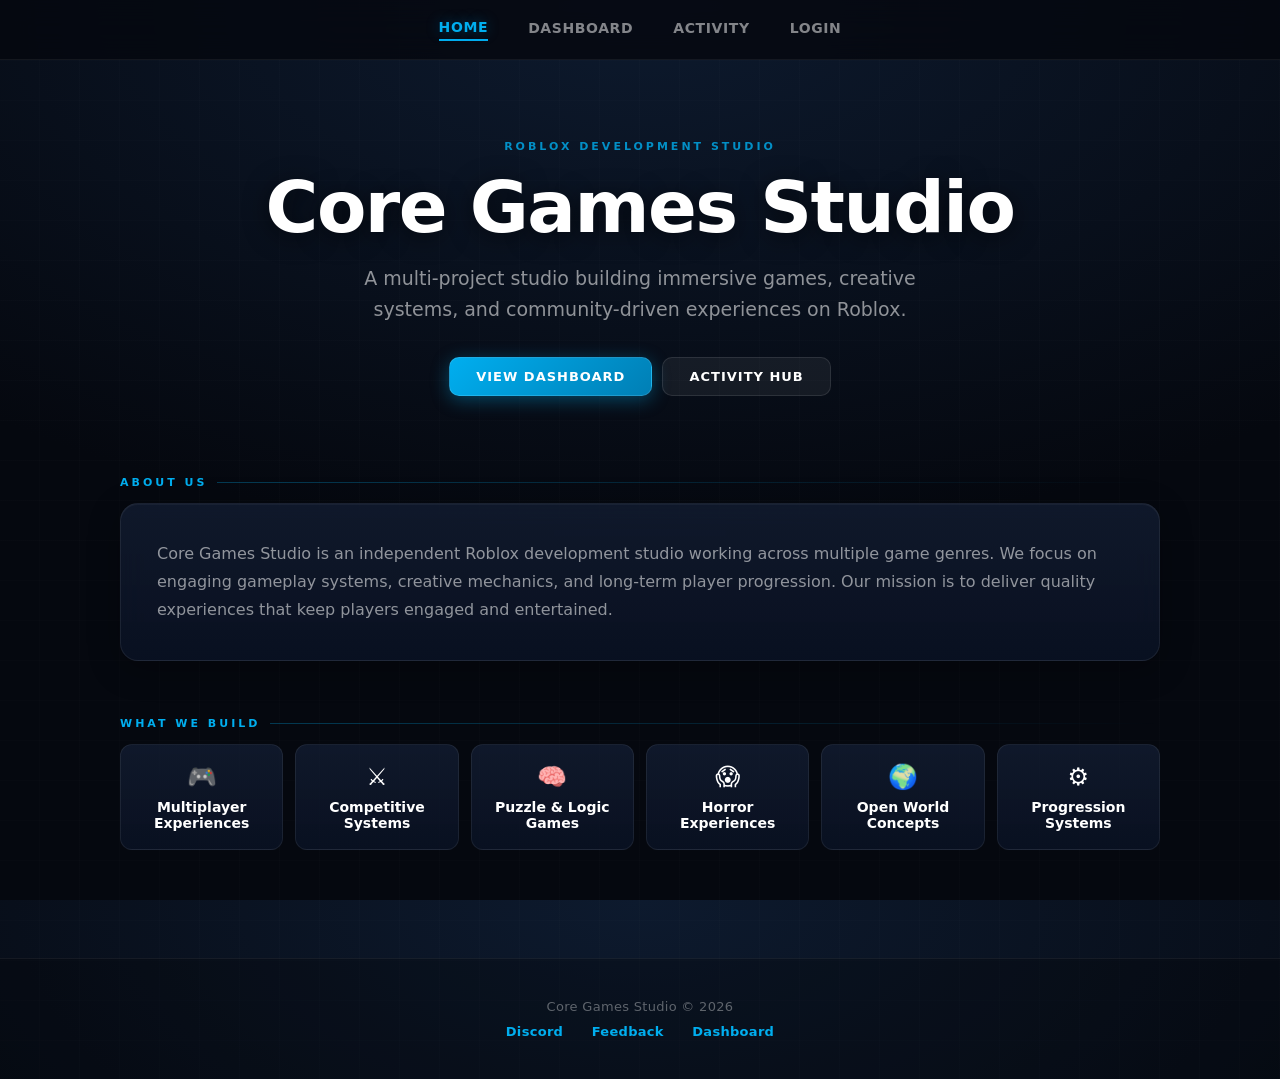
<file: index.html>
<!DOCTYPE html>
<html lang="en">
<head>
<meta charset="UTF-8">
<title>Core Games Studio</title>
<meta name="viewport" content="width=device-width, initial-scale=1.0">
<link rel="stylesheet" href="shared.css">
<style>
/* ── Index-specific ── */
.hero { padding-bottom: 80px; }
.hero-title { font-size: clamp(44px, 6vw, 72px); }

.hero-btns { display: flex; flex-wrap: wrap; gap: 10px; justify-content: center; margin-top: 8px; }

.about-card { color: var(--text-muted); font-size: 16px; line-height: 1.75; }

.build-grid {
    display: grid;
    grid-template-columns: repeat(auto-fit, minmax(160px, 1fr));
    gap: 12px;
    margin-top: 4px;
}
.build-item {
    background: var(--card-bg);
    border: 1px solid var(--card-border);
    border-radius: 12px;
    padding: 18px 16px;
    text-align: center;
    font-size: 14px; font-weight: 600;
    transition: transform 0.25s ease, border-color 0.25s ease;
    cursor: default;
}
.build-item:hover { transform: translateY(-3px); border-color: var(--card-border-hover); }
.build-item .icon { font-size: 24px; display: block; margin-bottom: 8px; }
</style>
</head>
<body>

<nav class="nav">
    <a href="index.html">Home</a>
    <a href="dashboard.html">Dashboard</a>
    <a href="activity.html">Activity</a>
    <a href="/login">Login</a>
</nav>

<header class="hero animate-in">
    <div class="hero-eyebrow">Roblox Development Studio</div>
    <h1 class="hero-title">Core Games Studio</h1>
    <p class="hero-sub">A multi-project studio building immersive games, creative systems, and community-driven experiences on Roblox.</p>
    <div class="hero-btns">
        <a class="btn" href="dashboard.html">View Dashboard</a>
        <a class="btn btn-ghost" href="activity.html">Activity Hub</a>
    </div>
</header>

<main>
    <section class="section animate-in delay-1">
        <div class="section-title">About Us</div>
        <div class="card about-card">
            Core Games Studio is an independent Roblox development studio working across multiple game genres. We focus on engaging gameplay systems, creative mechanics, and long-term player progression. Our mission is to deliver quality experiences that keep players engaged and entertained.
        </div>
    </section>

    <section class="section animate-in delay-2" style="margin-top: 8px;">
        <div class="section-title">What We Build</div>
        <div class="build-grid">
            <div class="build-item"><span class="icon">🎮</span>Multiplayer Experiences</div>
            <div class="build-item"><span class="icon">⚔️</span>Competitive Systems</div>
            <div class="build-item"><span class="icon">🧠</span>Puzzle &amp; Logic Games</div>
            <div class="build-item"><span class="icon">😱</span>Horror Experiences</div>
            <div class="build-item"><span class="icon">🌍</span>Open World Concepts</div>
            <div class="build-item"><span class="icon">⚙️</span>Progression Systems</div>
        </div>
    </section>
</main>

<footer class="footer">
    <div class="footer-copy">Core Games Studio © 2026</div>
    <div>
        <a href="https://discord.gg/rcGes2BrGE" target="_blank">Discord</a>
        <a href="https://docs.google.com/forms/d/e/1FAIpQLSdF82NFk77IdmNtjzbSToyW567B1ixZadl-u9Fdkkx6WBqjsA/viewform" target="_blank">Feedback</a>
        <a href="dashboard.html">Dashboard</a>
    </div>
</footer>

<script>
(function() {
    var page = location.pathname.split('/').pop() || 'index.html';
    document.querySelectorAll('.nav a').forEach(a => {
        if (a.getAttribute('href') === page) a.classList.add('active');
    });
})();
</script>
</body>
</html>
</file>
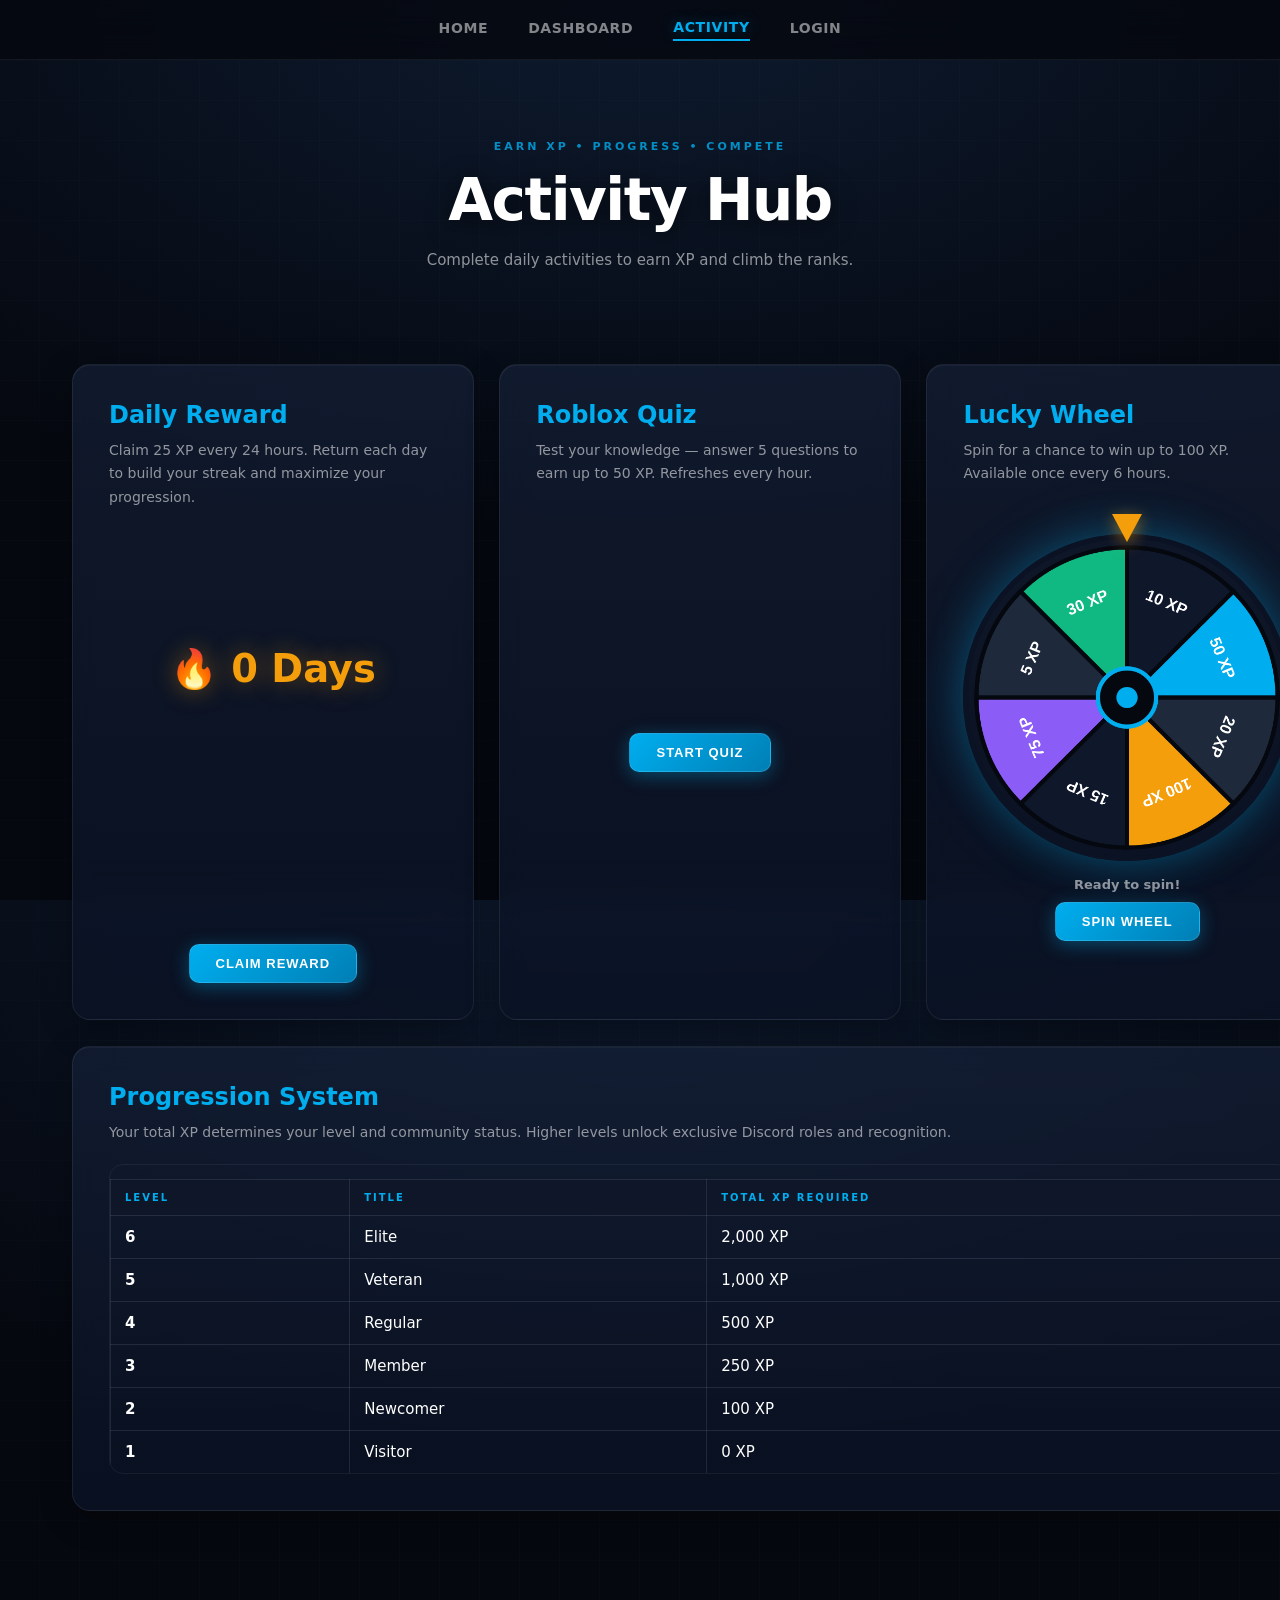
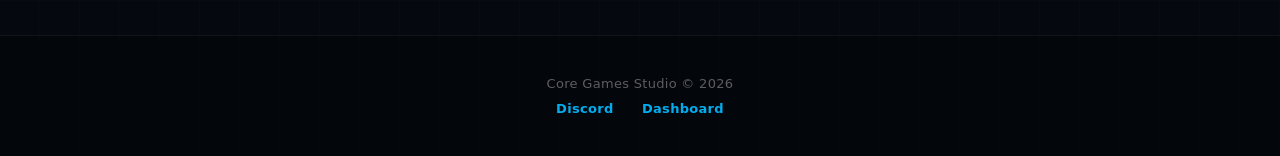
<file: activity.html>
<!DOCTYPE html>
<html lang="en">
<head>
<meta charset="UTF-8">
<title>Activity Hub — Core Games Studio</title>
<meta name="viewport" content="width=device-width, initial-scale=1.0">
<link rel="stylesheet" href="shared.css">
<style>
/* ── Activity-specific ── */
.activity-grid {
    display: grid;
    grid-template-columns: repeat(auto-fit, minmax(min(100%, 380px), 1fr));
    gap: clamp(16px, 2vw, 28px);
    padding: 0 clamp(16px, 6%, 72px) 64px;
    max-width: 1400px;
    margin: 0 auto;
}

.activity-card {
    background: var(--card-bg);
    backdrop-filter: blur(14px); -webkit-backdrop-filter: blur(14px);
    border: 1px solid var(--card-border);
    border-radius: var(--radius-card);
    padding: clamp(24px, 3vw, 36px);
    box-shadow: 0 8px 32px rgba(0,0,0,0.3), inset 0 1px 0 rgba(255,255,255,0.04);
    transition: transform 0.3s ease, border-color 0.3s ease, box-shadow 0.3s ease;
    display: flex; flex-direction: column; min-height: 420px;
}
.activity-card:hover {
    transform: translateY(-4px);
    border-color: var(--card-border-hover);
    box-shadow: 0 16px 48px rgba(0,0,0,0.4), 0 0 24px rgba(0,174,239,0.08);
}

.activity-card h2 {
    color: var(--primary); font-size: clamp(18px, 2vw, 24px);
    font-weight: 700; margin-bottom: 10px;
}
.activity-card > p {
    color: var(--text-muted); font-size: 14px; line-height: 1.65; margin-bottom: 20px;
}

/* STREAK / COUNTDOWN */
.streak-badge {
    display: flex; align-items: center; justify-content: center;
    font-size: clamp(28px, 3vw, 44px); font-weight: 800;
    color: var(--warning); margin: auto 0;
    text-shadow: 0 0 24px rgba(245,158,11,0.4);
    text-align: center;
}
.countdown {
    font-size: clamp(16px, 1.5vw, 20px); font-weight: 700;
    color: var(--primary); margin: auto 0; text-align: center;
    font-variant-numeric: tabular-nums;
    background: rgba(0,174,239,0.08); padding: 12px 20px; border-radius: 10px;
    border: 1px solid rgba(0,174,239,0.15);
}

.btn-container { margin-top: auto; display: flex; flex-direction: column; align-items: center; width: 100%; padding-top: 16px; }

/* WHEEL */
.wheel-wrap {
    display: flex; flex-direction: column; align-items: center;
    justify-content: center; flex-grow: 1; width: 100%; margin: 8px 0;
}
.wheel-pointer {
    width: 0; height: 0;
    border-left: 15px solid transparent; border-right: 15px solid transparent;
    border-top: 28px solid var(--warning);
    margin-bottom: -8px; position: relative; z-index: 5;
    filter: drop-shadow(0 4px 8px rgba(245,158,11,0.55));
}
#wheel {
    border-radius: 50%;
    box-shadow: 0 0 40px var(--glow), 0 0 80px rgba(0,174,239,0.08);
    width: 100%; max-width: 340px; aspect-ratio: 1;
    border: 5px solid rgba(10,18,36,0.9);
}
.wheel-status {
    font-size: 13px; font-weight: 600; text-align: center;
    margin-bottom: 10px; color: var(--text-muted);
}
.wheel-result {
    margin-top: 14px; font-size: clamp(17px, 1.5vw, 21px);
    font-weight: 700; color: var(--warning);
    text-shadow: 0 0 14px rgba(245,158,11,0.5);
    text-align: center; min-height: 28px;
}

/* QUIZ */
#quiz-area {
    flex-grow: 1; display: flex; flex-direction: column; justify-content: center;
}
.quiz-score-display {
    font-size: clamp(44px, 5vw, 68px); font-weight: 800;
    color: var(--primary); text-align: center; margin: 10px 0;
    text-shadow: 0 0 28px var(--glow);
}

/* PROGRESSION TABLE (full-width card) */
.prog-card { grid-column: 1 / -1; }
.prog-card h2 { margin-bottom: 10px; }
.prog-card > p { color: var(--text-muted); font-size: 14px; line-height: 1.65; margin-bottom: 20px; }

.level-table {
    width: 100%; border-collapse: collapse; margin-top: 14px;
}
.level-table th, .level-table td {
    padding: 12px 14px; border: 1px solid rgba(148,163,184,0.16);
}
.level-table th {
    text-align: left; background: rgba(15,23,42,0.9); font-weight: 700;
}
.level-table tbody tr:hover { background: rgba(59,130,246,0.08); }

.xp-toast {
    position: fixed; right: 20px; bottom: 20px; background: rgba(15,23,42,0.95);
    color: #fff; padding: 14px 18px; border-radius: 16px; box-shadow: 0 20px 60px rgba(15,23,42,0.35);
    z-index: 9999; animation: toastIn 0.3s ease;
}
@keyframes toastIn {
    from { opacity: 0; transform: translateY(12px); }
    to { opacity: 1; transform: translateY(0); }
}
</style>
</head>
<body>

<nav class="nav">
    <a href="index.html">Home</a>
    <a href="dashboard.html">Dashboard</a>
    <a href="activity.html">Activity</a>
    <a href="http://localhost:5000/login">Login</a>
</nav>

<header class="hero animate-in">
    <div class="hero-eyebrow">Earn XP • Progress • Compete</div>
    <h1 class="hero-title" style="font-size: clamp(34px, 5vw, 58px);">Activity Hub</h1>
    <p class="hero-sub" style="font-size: 15px;">Complete daily activities to earn XP and climb the ranks.</p>
</header>

<div class="activity-grid">

    <!-- DAILY REWARD -->
    <div class="activity-card animate-in delay-1">
        <h2>Daily Reward</h2>
        <p>Claim 25 XP every 24 hours. Return each day to build your streak and maximize your progression.</p>
        <div class="streak-badge" id="streak-display">🔥 0 days</div>
        <div class="countdown" id="claim-countdown" style="display:none;"></div>
        <div class="btn-container" id="claim-area">
            <button class="btn" id="claim-btn" onclick="claimReward()">Claim Reward</button>
        </div>
    </div>

    <!-- QUIZ -->
    <div class="activity-card animate-in delay-2" id="quiz-card">
        <h2>Roblox Quiz</h2>
        <p>Test your knowledge — answer 5 questions to earn up to 50 XP. Refreshes every hour.</p>
        <div id="quiz-start-area" style="display:flex; flex-direction:column; flex-grow:1; justify-content:center; align-items:center; width:100%;">
            <div id="quiz-cooldown" style="margin-bottom:16px; color:var(--text-muted); font-size:14px; font-weight:600; text-align:center;"></div>
            <button class="btn" id="quiz-btn" onclick="startQuiz()">Start Quiz</button>
        </div>
        <div id="quiz-area" style="display:none;"></div>
    </div>

    <!-- LUCKY WHEEL -->
    <div class="activity-card animate-in delay-3">
        <h2>Lucky Wheel</h2>
        <p>Spin for a chance to win up to 100 XP. Available once every 6 hours.</p>
        <div class="wheel-wrap">
            <div class="wheel-pointer"></div>
            <canvas id="wheel" width="600" height="600"></canvas>
        </div>
        <div class="btn-container" style="padding-top:8px;">
            <div class="wheel-status" id="wheel-status"></div>
            <button class="btn" id="spin-btn" onclick="spinWheel()">Spin Wheel</button>
            <div class="wheel-result" id="wheel-result"></div>
        </div>
    </div>

    <!-- PROGRESSION TABLE -->
    <div class="activity-card prog-card animate-in delay-4">
        <h2>Progression System</h2>
        <p>Your total XP determines your level and community status. Higher levels unlock exclusive Discord roles and recognition.</p>
        <div class="table-wrap">
            <div id="dynamic-level-table-container"></div>
        </div>
    </div>

</div>

<footer class="footer">
    <div class="footer-copy">Core Games Studio © 2026</div>
    <div>
        <a href="https://discord.gg/rcGes2BrGE" target="_blank">Discord</a>
        <a href="dashboard.html">Dashboard</a>
    </div>
</footer>

<script>
const API_URL = "http://localhost:5000";
let userProfile = null;

// ============================================================
// PROGRESSION CONFIG
// ============================================================
const PROGRESSION_TIERS = [
    { min: 2000, level: 6, title: 'Elite' },
    { min: 1000, level: 5, title: 'Veteran' },
    { min: 500,  level: 4, title: 'Regular' },
    { min: 250,  level: 3, title: 'Member' },
    { min: 100,  level: 2, title: 'Newcomer' },
    { min: 0,    level: 1, title: 'Visitor' },
];

function renderLevelTable() {
    const container = document.getElementById('dynamic-level-table-container');
    let html = '<table class="level-table"><thead><tr><th>Level</th><th>Title</th><th>Total XP Required</th></tr></thead><tbody>';
    PROGRESSION_TIERS.forEach(t => {
        html += `<tr><td><strong>${t.level}</strong></td><td>${t.title}</td><td>${t.min.toLocaleString()} XP</td></tr>`;
    });
    html += '</tbody></table>';
    container.innerHTML = html;
}

// ============================================================
// XP HELPERS & NAV
// ============================================================
async function fetchProfile() {
    try {
        const res = await fetch(`${API_URL}/me`, { credentials: 'include' });
        if (!res.ok) return null;
        return await res.json();
    } catch (err) {
        return null;
    }
}

async function addXP(amount) {
    try {
        const res = await fetch(`${API_URL}/add_xp`, {
            method: "POST",
            credentials: "include",
            headers: {"Content-Type": "application/json"},
            body: JSON.stringify({ amount })
        });

        if (!res.ok) {
            const data = await res.json().catch(() => ({}));
            console.error('XP add failed', data);
            if (data.error === 'not logged in') {
                alert('Please log in to add XP.');
            }
            return false;
        }

        showXPToast(amount);
        return true;
    } catch (err) {
        console.error('XP add network error', err);
        return false;
    }
}

async function claimDaily() {
    try {
        const res = await fetch(`${API_URL}/claim_daily`, {
            method: "POST",
            credentials: "include"
        });

        if (!res.ok) {
            const data = await res.json().catch(() => ({}));
            console.error('Claim failed', data);
            return null;
        }
        return await res.json();
    } catch (err) {
        console.error('Claim error', err);
        return null;
    }
}

function getLocalStreak() {
    return parseInt(localStorage.getItem('cgs_streak') || '0');
}

function getClaimTimestamp() {
    if (userProfile && userProfile.last_claim) {
        return userProfile.last_claim * 1000;
    }
    return parseInt(localStorage.getItem('cgs_lastClaim') || '0');
}

function pad(n) { return n.toString().padStart(2, '0'); }

function showXPToast(amount) {
    const t = document.createElement('div');
    t.className = 'xp-toast';
    t.textContent = '✨ +' + amount + ' XP Added';
    document.body.appendChild(t);
    setTimeout(() => t.remove(), 3400);
}

(function() {
    var page = location.pathname.split('/').pop() || 'index.html';
    document.querySelectorAll('.nav a').forEach(a => {
        if (a.getAttribute('href') === page) a.classList.add('active');
        if (a.getAttribute('href') === '/login' && location.protocol === 'file:') {
            a.href = 'http://localhost:5000/login';
        }
    });
})();

// ============================================================
// DAILY REWARD
// ============================================================
async function claimReward() {
    const lastClaim = getClaimTimestamp();
    if (lastClaim > 0 && Date.now() - lastClaim < 86400000) return;

    const result = await claimDaily();
    if (!result || result.error) {
        if (result?.error === 'not logged in') {
            window.location.href = '/login';
        } else {
            alert(result?.error || 'Unable to claim daily reward.');
        }
        return;
    }

    userProfile = result.profile || userProfile;
    if (userProfile) {
        localStorage.setItem('cgs_streak', userProfile.streak);
        localStorage.setItem('cgs_lastClaim', userProfile.last_claim * 1000);
        localStorage.setItem('cgs_lastClaimDate', new Date(userProfile.last_claim * 1000).toDateString());
    }
    updateDailyRewardUI();
}

function updateDailyRewardUI() {
    const lastClaim = getClaimTimestamp();
    const streak = userProfile ? userProfile.streak : getLocalStreak();
    document.getElementById('streak-display').textContent = `🔥 ${streak} Day${streak !== 1 ? 's' : ''}`;

    const claimArea = document.getElementById('claim-area');
    const countdown = document.getElementById('claim-countdown');

    if (lastClaim > 0 && (Date.now() - lastClaim) < 86400000) {
        claimArea.style.display = 'none';
        countdown.style.display = 'block';
    } else {
        claimArea.style.display = 'flex';
        countdown.style.display = 'none';
    }
}

function refreshDailyCountdown() {
    const lastClaim = getClaimTimestamp();
    if (!lastClaim) return;
    const remaining = 86400000 - (Date.now() - lastClaim);
    if (remaining <= 0) {
        updateDailyRewardUI();
        return;
    }
    document.getElementById('claim-countdown').textContent = `Available in ${Math.floor(remaining / 3600000)}h ${pad(Math.floor((remaining % 3600000) / 60000))}m ${pad(Math.floor((remaining % 60000) / 1000))}s`;
}

// ============================================================
// LUCKY WHEEL
// ============================================================
var PRIZES = [
    { xp: 10,  color: '#0f172a', label: '10 XP' },
    { xp: 50,  color: '#00AEEF', label: '50 XP' },
    { xp: 20,  color: '#1e293b', label: '20 XP' },
    { xp: 100, color: '#f59e0b', label: '100 XP' },
    { xp: 15,  color: '#0f172a', label: '15 XP' },
    { xp: 75,  color: '#8b5cf6', label: '75 XP' },
    { xp: 5,   color: '#1e293b', label: '5 XP' },
    { xp: 30,  color: '#10b981', label: '30 XP' }
];
var SLICE = (2 * Math.PI) / PRIZES.length;
var wheelRotation = 0;
var wheelSpinning = false;
var canvas = document.getElementById('wheel');
var ctx = canvas.getContext('2d');

function drawWheel(rotation) {
    var W = canvas.width, H = canvas.height, cx = W / 2, cy = H / 2, r = Math.min(cx, cy) - 16;
    ctx.clearRect(0, 0, W, H);
    for (var i = 0; i < PRIZES.length; i++) {
        var start = -Math.PI / 2 + i * SLICE + rotation, end = start + SLICE;
        ctx.beginPath(); ctx.moveTo(cx, cy); ctx.arc(cx, cy, r, start, end); ctx.closePath();
        ctx.fillStyle = PRIZES[i].color; ctx.fill();
        ctx.strokeStyle = '#05080f'; ctx.lineWidth = 8; ctx.stroke();

        var mid = start + SLICE / 2;
        ctx.save(); ctx.translate(cx + Math.cos(mid) * r * 0.65, cy + Math.sin(mid) * r * 0.65);
        ctx.rotate(mid + Math.PI / 2);
        ctx.fillStyle = 'white'; ctx.font = 'bold 30px "Segoe UI", sans-serif'; ctx.textAlign = 'center';
        ctx.fillText(PRIZES[i].label, 0, 0);
        ctx.restore();
    }
    ctx.beginPath(); ctx.arc(cx, cy, 55, 0, 2 * Math.PI); ctx.fillStyle = '#05080f'; ctx.fill();
    ctx.strokeStyle = '#00AEEF'; ctx.lineWidth = 8; ctx.stroke();
    ctx.beginPath(); ctx.arc(cx, cy, 20, 0, 2 * Math.PI); ctx.fillStyle = '#00AEEF'; ctx.fill();
}

function spinWheel() {
    if (wheelSpinning) return;
    var now = Date.now();
    var lastSpin = parseInt(localStorage.getItem('cgs_lastSpin') || '0');
    if (lastSpin > 0 && (now - lastSpin) < 6 * 3600000) return;

    var winIndex = Math.floor(Math.random() * PRIZES.length);
    var targetRotation = wheelRotation + ((winIndex + 0.5) * SLICE - ((wheelRotation % (2 * Math.PI)) + 2 * Math.PI) % (2 * Math.PI)) + (2 * Math.PI) + 7 * 2 * Math.PI;

    wheelSpinning = true;
    document.getElementById('spin-btn').disabled = true;
    document.getElementById('wheel-result').textContent = '';

    var startTime = performance.now(), startRotation = wheelRotation, spinDist = targetRotation - startRotation;
    function animate(tNow) {
        var t = Math.min((tNow - startTime) / 4500, 1);
        wheelRotation = startRotation + spinDist * (1 - Math.pow(1 - t, 3));
        drawWheel(wheelRotation);
        if (t < 1) requestAnimationFrame(animate);
        else {
            wheelSpinning = false;
            addXP(PRIZES[winIndex].xp).then(success => {
                if (success) {
                    localStorage.setItem('cgs_lastSpin', Date.now());
                    document.getElementById('wheel-result').textContent = '🎉 You won ' + PRIZES[winIndex].xp + ' XP!';
                    updateWheelUI();
                } else {
                    document.getElementById('wheel-result').textContent = 'Spin failed. Please log in.';
                }
            });
        }
    }
    requestAnimationFrame(animate);
}

function updateWheelUI() {
    var remaining = (6 * 3600000) - (Date.now() - parseInt(localStorage.getItem('cgs_lastSpin') || '0'));
    var btn = document.getElementById('spin-btn'), status = document.getElementById('wheel-status');
    if (!btn || !status) return;
    if (remaining > 0) {
        btn.disabled = true;
        status.textContent = `Available in ${Math.floor(remaining / 3600000)}h ${pad(Math.floor((remaining % 3600000) / 60000))}m`;
    } else {
        btn.disabled = false;
        status.textContent = 'Ready to spin!';
    }
}

// ============================================================
// QUIZ
// ============================================================
var QUESTIONS = [
    { q: 'What year was Roblox officially launched to the public?', opts: ['2004', '2006', '2008', '2010'], correct: 1 },
    { q: 'What is the virtual currency used in Roblox called?', opts: ['Coins', 'RBX', 'Robux', 'Roblox Tokens'], correct: 2 },
    { q: 'Who is the CEO and co-founder of Roblox?', opts: ['Markus Persson', 'David Baszucki', 'Gabe Newell', 'John Shedletsky'], correct: 1 },
    { q: 'What programming language is used to script Roblox games?', opts: ['JavaScript', 'Python', 'Lua', 'C#'], correct: 2 },
    { q: "What is Roblox's game creation tool called?", opts: ['Roblox Builder', 'Roblox Studio', 'Roblox Forge', 'Roblox Engine'], correct: 1 }
];
var quizState = null;

function startQuiz() {
    var lastQuiz = parseInt(localStorage.getItem('cgs_lastQuiz') || '0');
    if (lastQuiz > 0 && (Date.now() - lastQuiz) < 3600000) return;

    quizState = { questions: [...QUESTIONS].sort(() => Math.random() - 0.5).slice(0, 5), current: 0, score: 0, answered: false };
    document.getElementById('quiz-start-area').style.display = 'none';
    document.getElementById('quiz-area').style.display = 'flex';
    renderQuestion();
}

function renderQuestion() {
    var q = quizState.questions[quizState.current];
    var optsHTML = q.opts.map((opt, i) => `<button class="quiz-option" onclick="answerQuiz(${i})">${opt}</button>`).join('');
    document.getElementById('quiz-area').innerHTML =
        `<div class="quiz-progress">Question ${quizState.current + 1} of ${quizState.questions.length}</div>` +
        `<div class="quiz-question">${q.q}</div>` +
        `<div class="quiz-options">${optsHTML}</div>` +
        `<div id="quiz-feedback" style="margin-top:16px; min-height:26px; font-weight:bold; font-size:14px;"></div>`;
    quizState.answered = false;
}

function answerQuiz(idx) {
    if (quizState.answered) return;
    quizState.answered = true;
    var correct = quizState.questions[quizState.current].correct;

    document.querySelectorAll('.quiz-option').forEach((btn, i) => {
        btn.disabled = true;
        if (i === correct) btn.classList.add('correct');
        else if (i === idx) btn.classList.add('wrong');
    });

    var fb = document.getElementById('quiz-feedback');
    if (idx === correct) { quizState.score++; fb.innerHTML = '<span style="color:var(--success);">✓ Correct!</span>'; }
    else { fb.innerHTML = `<span style="color:var(--danger);">✗ Wrong.</span> The answer was: ${quizState.questions[quizState.current].opts[correct]}`; }

    setTimeout(() => {
        quizState.current++;
        if (quizState.current < quizState.questions.length) {
            renderQuestion();
        } else {
            var xpEarned = quizState.score * 10;
            localStorage.setItem('cgs_lastQuiz', Date.now());
            addXP(xpEarned).then(success => {
                if (!success) alert('Please log in to save quiz XP.');
            });
            document.getElementById('quiz-area').innerHTML =
                `<div style="text-align:center;">` +
                `<div style="font-size:18px; font-weight:700;">Quiz Complete!</div>` +
                `<div class="quiz-score-display">${quizState.score} / ${quizState.questions.length}</div>` +
                `<div style="margin-bottom:20px; color:var(--text-muted); font-size:15px;">+${xpEarned} XP earned</div>` +
                `<button class="btn" onclick="document.getElementById('quiz-area').style.display='none'; document.getElementById('quiz-start-area').style.display='flex'; updateQuizUI();">Done</button>` +
                `</div>`;
            updateQuizUI();
        }
    }, 1800);
}

function updateQuizUI() {
    var remaining = 3600000 - (Date.now() - parseInt(localStorage.getItem('cgs_lastQuiz') || '0'));
    var btn = document.getElementById('quiz-btn'), cd = document.getElementById('quiz-cooldown');
    if (!btn || !cd) return;
    if (remaining > 0) {
        btn.disabled = true;
        cd.textContent = `Available in ${Math.floor(remaining / 60000)}m ${pad(Math.floor((remaining % 60000) / 1000))}s`;
    } else {
        btn.disabled = false;
        cd.textContent = '';
    }
}

// ============================================================
// INIT
// ============================================================
async function initActivityPage() {
    renderLevelTable();
    drawWheel(0);
    userProfile = await fetchProfile();
    if (userProfile) {
        localStorage.setItem('cgs_streak', userProfile.streak);
        localStorage.setItem('cgs_lastClaim', userProfile.last_claim ? userProfile.last_claim * 1000 : '0');
        localStorage.setItem('cgs_lastClaimDate', userProfile.last_claim ? new Date(userProfile.last_claim * 1000).toDateString() : '');
    }
    updateDailyRewardUI();
    updateWheelUI();
    updateQuizUI();
}

initActivityPage();
setInterval(() => { refreshDailyCountdown(); updateWheelUI(); updateQuizUI(); }, 1000);
</script>
</body>
</html>
</file>
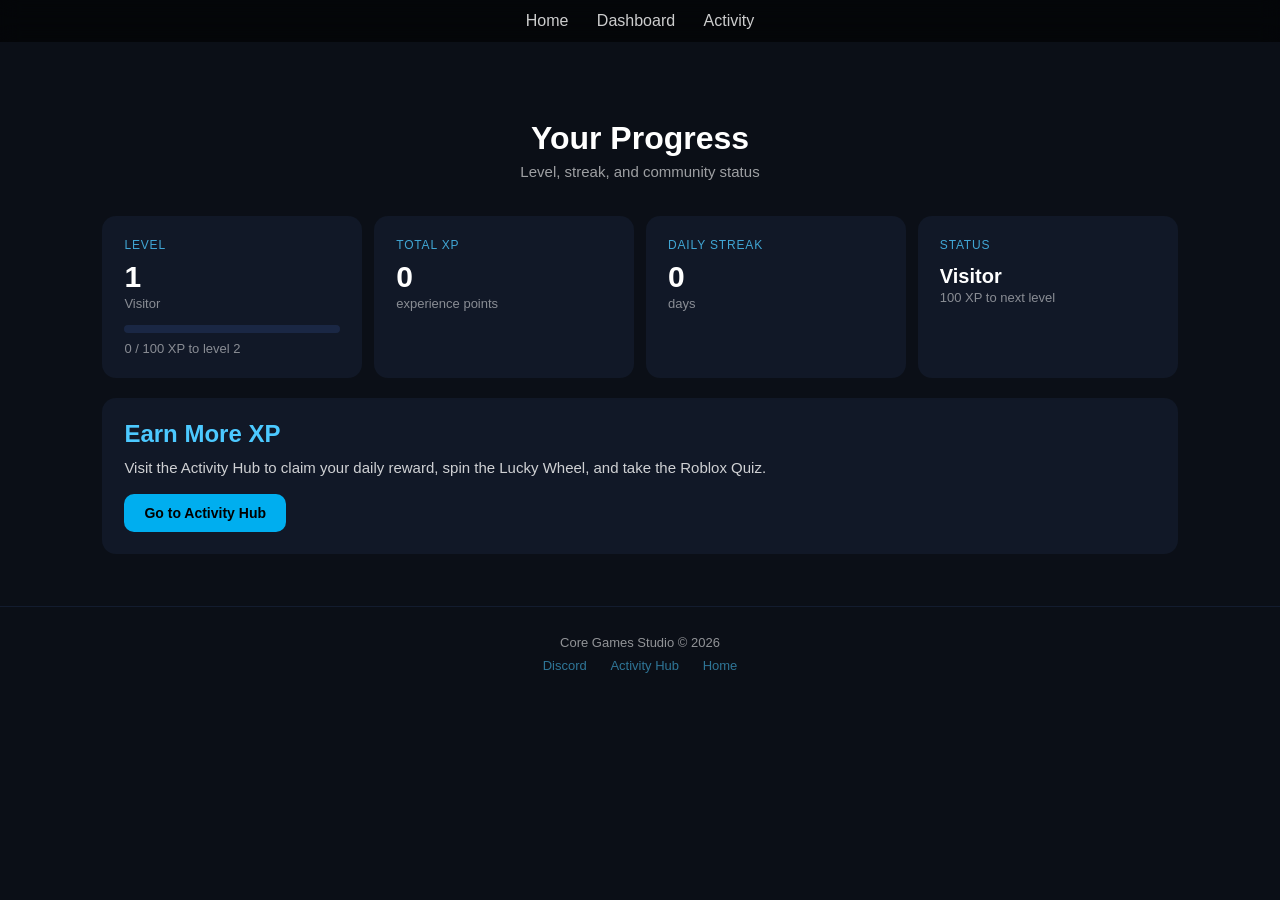
<file: Original.html>
<!DOCTYPE html>
<html lang="en">
<head>
<meta charset="UTF-8">
<title>Dashboard - Core Games Studio</title>
<meta name="viewport" content="width=device-width, initial-scale=1.0">
<meta name="description" content="Track your XP, level, and daily streak on the Core Games Studio player dashboard.">

<style>
* { box-sizing: border-box; }

body {
    margin: 0;
    font-family: Arial, sans-serif;
    background: #0B0F17;
    color: white;
}

.nav {
    padding: 12px;
    text-align: center;
    background: rgba(0,0,0,0.6);
    position: fixed;
    width: 100%;
    top: 0;
    backdrop-filter: blur(10px);
    z-index: 100;
}

.nav a {
    color: white;
    margin: 0 12px;
    text-decoration: none;
    opacity: 0.8;
    transition: opacity 0.2s;
    padding-bottom: 4px;
}

.nav a:hover { opacity: 1; }

.nav a.active {
    opacity: 1;
    color: #4CC9FF;
    border-bottom: 2px solid #4CC9FF;
}

.hero {
    text-align: center;
    padding: 120px 20px 36px;
}

.hero-title {
    font-size: 32px;
    font-weight: bold;
    margin-bottom: 6px;
}

.hero-sub {
    opacity: 0.6;
    font-size: 15px;
}

.grid {
    display: grid;
    grid-template-columns: repeat(auto-fit, minmax(220px, 1fr));
    gap: 12px;
    padding: 0 8% 10px;
}

.card {
    background: #111827;
    padding: 22px;
    border-radius: 14px;
}

.card-label {
    color: #4CC9FF;
    font-size: 12px;
    text-transform: uppercase;
    letter-spacing: 0.07em;
    opacity: 0.8;
    margin-bottom: 10px;
}

.stat-value {
    font-size: 30px;
    font-weight: bold;
    margin-bottom: 4px;
    line-height: 1;
}

.stat-sub {
    font-size: 13px;
    opacity: 0.5;
    margin-top: 4px;
}

.xp-bar-container {
    background: #1a2744;
    border-radius: 6px;
    height: 8px;
    margin-top: 14px;
    overflow: hidden;
}

.xp-bar {
    height: 100%;
    background: linear-gradient(90deg, #0086c3, #00AEEF);
    border-radius: 6px;
    transition: width 0.7s ease;
    min-width: 0;
}

.section {
    padding: 10px 8% 12px;
}

.info-card {
    background: #111827;
    padding: 22px;
    border-radius: 14px;
}

.info-card p {
    opacity: 0.8;
    margin: 8px 0 0;
    font-size: 15px;
    line-height: 1.6;
}

.btn {
    display: inline-block;
    padding: 11px 20px;
    background: #00AEEF;
    color: black;
    border-radius: 10px;
    font-weight: bold;
    text-decoration: none;
    font-size: 14px;
    margin-top: 14px;
    transition: opacity 0.2s, transform 0.1s;
}

.btn:hover { opacity: 0.85; transform: translateY(-1px); }

h2 { color: #4CC9FF; margin: 0 0 8px; }

.footer {
    text-align: center;
    padding: 28px 20px;
    opacity: 0.55;
    font-size: 13px;
    border-top: 1px solid #1a2744;
    margin-top: 40px;
}

.footer a {
    color: #4CC9FF;
    text-decoration: none;
    margin: 0 10px;
}

.footer a:hover { opacity: 0.8; }
</style>
</head>
<body>

<div class="nav">
    <a href="index.html">Home</a>
    <a href="dashboard.html">Dashboard</a>
    <a href="activity.html">Activity</a>
</div>

<div class="hero">
    <div class="hero-title">Your Progress</div>
    <div class="hero-sub">Level, streak, and community status</div>
</div>

<div class="grid">

    <div class="card">
        <div class="card-label">Level</div>
        <div class="stat-value" id="level-number">1</div>
        <div class="stat-sub" id="level-title">Visitor</div>
        <div class="xp-bar-container">
            <div class="xp-bar" id="xp-bar" style="width:0%"></div>
        </div>
        <div class="stat-sub" id="xp-progress" style="margin-top:8px;"></div>
    </div>

    <div class="card">
        <div class="card-label">Total XP</div>
        <div class="stat-value" id="xp-display">0</div>
        <div class="stat-sub">experience points</div>
    </div>

    <div class="card">
        <div class="card-label">Daily Streak</div>
        <div class="stat-value" id="streak-display">0</div>
        <div class="stat-sub">days</div>
    </div>

    <div class="card">
        <div class="card-label">Status</div>
        <div class="stat-value" id="status-display" style="font-size:20px; padding-top:4px;">Visitor</div>
        <div class="stat-sub" id="status-sub"></div>
    </div>

</div>

<div class="section">
    <div class="info-card">
        <h2>Earn More XP</h2>
        <p>Visit the Activity Hub to claim your daily reward, spin the Lucky Wheel, and take the Roblox Quiz.</p>
        <a class="btn" href="activity.html">Go to Activity Hub</a>
    </div>
</div>

<footer class="footer">
    <div>Core Games Studio &copy; 2026</div>
    <div style="margin-top:8px;">
        <a href="https://discord.gg/rcGes2BrGE" target="_blank">Discord</a>
        <a href="activity.html">Activity Hub</a>
        <a href="index.html">Home</a>
    </div>
</footer>

<script>
// Active nav link
(function() {
    var page = window.location.pathname.split('/').pop() || 'index.html';
    document.querySelectorAll('.nav a').forEach(function(a) {
        if (a.getAttribute('href') === page) a.classList.add('active');
    });
})();

function getLevelInfo(xp) {
    var tiers = [
        { min: 2000, level: 6, title: 'Elite',    next: null },
        { min: 1000, level: 5, title: 'Veteran',  next: 2000 },
        { min: 500,  level: 4, title: 'Regular',  next: 1000 },
        { min: 250,  level: 3, title: 'Member',   next: 500  },
        { min: 100,  level: 2, title: 'Newcomer', next: 250  },
        { min: 0,    level: 1, title: 'Visitor',  next: 100  },
    ];
    for (var i = 0; i < tiers.length; i++) {
        if (xp >= tiers[i].min) return tiers[i];
    }
    return tiers[tiers.length - 1];
}

function updateDashboard() {
    var xp     = parseInt(localStorage.getItem('cgs_xp')     || '0');
    var streak = parseInt(localStorage.getItem('cgs_streak') || '0');
    var info   = getLevelInfo(xp);

    document.getElementById('xp-display').textContent     = xp;
    document.getElementById('streak-display').textContent = streak;
    document.getElementById('level-number').textContent   = info.level;
    document.getElementById('level-title').textContent    = info.title;
    document.getElementById('status-display').textContent = info.title;

    if (info.next !== null) {
        var pct = Math.round(((xp - info.min) / (info.next - info.min)) * 100);
        document.getElementById('xp-bar').style.width        = pct + '%';
        document.getElementById('xp-progress').textContent   = (xp - info.min) + ' / ' + (info.next - info.min) + ' XP to level ' + (info.level + 1);
        document.getElementById('status-sub').textContent    = (info.next - xp) + ' XP to next level';
    } else {
        document.getElementById('xp-bar').style.width        = '100%';
        document.getElementById('xp-progress').textContent   = 'Maximum level reached';
        document.getElementById('status-sub').textContent    = 'Maximum rank';
    }
}

updateDashboard();
setInterval(updateDashboard, 3000);
</script>
</body>
</html>
</file>
<file: shared.css>
/* ============================================================
   Core Games Studio — Shared Design System
   ============================================================ */

:root {
    --bg-dark: #05080f;
    --bg-grad-top: #0d1a2e;
    --card-bg: linear-gradient(180deg, rgba(22, 34, 58, 0.65) 0%, rgba(10, 18, 36, 0.85) 100%);
    --card-border: rgba(255, 255, 255, 0.07);
    --card-border-hover: rgba(0, 174, 239, 0.35);
    --primary: #00AEEF;
    --primary-dark: #007fb5;
    --glow: rgba(0, 174, 239, 0.35);
    --glow-strong: rgba(0, 174, 239, 0.55);
    --success: #10b981;
    --danger: #ef4444;
    --warning: #f59e0b;
    --text-main: #FFFFFF;
    --text-muted: rgba(255, 255, 255, 0.55);
    --text-label: rgba(255, 255, 255, 0.35);
    --nav-h: 60px;
    --radius-card: 18px;
    --radius-btn: 10px;
}

/* RESET */
*, *::before, *::after { box-sizing: border-box; margin: 0; padding: 0; }

/* BASE */
html { height: 100%; }

body {
    font-family: 'Segoe UI', system-ui, -apple-system, sans-serif;
    background-color: var(--bg-dark);
    background-image:
        /* Scanline grid — game HUD signature */
        repeating-linear-gradient(0deg, transparent, transparent 39px, rgba(255,255,255,0.018) 40px),
        repeating-linear-gradient(90deg, transparent, transparent 39px, rgba(255,255,255,0.018) 40px),
        radial-gradient(ellipse 80% 60% at 50% 0%, var(--bg-grad-top) 0%, var(--bg-dark) 100%);
    color: var(--text-main);
    min-height: 100vh;
    overflow-x: hidden;
    /* Sticky footer */
    display: flex;
    flex-direction: column;
}

/* pushes footer down on short pages */
main { flex: 1; }

/* Ambient drifting glow behind content */
#bg-canvas {
    position: fixed; inset: 0; width: 100%; height: 100%;
    pointer-events: none; z-index: 0;
}
nav, header, main, footer { position: relative; z-index: 1; }

/* ANIMATIONS */
@keyframes fadeUp {
    from { opacity: 0; transform: translateY(18px); }
    to   { opacity: 1; transform: translateY(0); }
}
@keyframes toastIn  { from { opacity: 0; transform: translateY(32px) scale(0.85); } to { opacity: 1; transform: none; } }
@keyframes toastOut { to { opacity: 0; transform: translateY(-16px); } }

/* Pulsing primary glow on stat values */
@keyframes glowPulse {
    0%, 100% { text-shadow: 0 0 18px var(--glow); }
    50%       { text-shadow: 0 0 38px var(--glow-strong), 0 0 60px rgba(0,174,239,0.2); }
}
.stat-value { animation: glowPulse 3.5s ease-in-out infinite; }

.animate-in { animation: fadeUp 0.55s cubic-bezier(0.22, 1, 0.36, 1) forwards; }
.delay-1 { animation-delay: 0.10s; opacity: 0; }
.delay-2 { animation-delay: 0.20s; opacity: 0; }
.delay-3 { animation-delay: 0.30s; opacity: 0; }
.delay-4 { animation-delay: 0.40s; opacity: 0; }

/* NAV */
.nav {
    position: fixed; top: 0; width: 100%; height: var(--nav-h);
    display: flex; align-items: center; justify-content: center;
    background: rgba(5, 8, 15, 0.82);
    backdrop-filter: blur(16px); -webkit-backdrop-filter: blur(16px);
    border-bottom: 1px solid rgba(255,255,255,0.06);
    z-index: 100;
}
.nav a {
    color: var(--text-main); margin: 0 20px; text-decoration: none;
    font-weight: 600; font-size: 14px; letter-spacing: 0.6px; text-transform: uppercase;
    opacity: 0.5; transition: opacity 0.25s, color 0.25s;
    padding-bottom: 4px;
}
.nav a:hover { opacity: 0.85; color: var(--primary); }
.nav a.active {
    opacity: 1; color: var(--primary);
    border-bottom: 2px solid var(--primary);
    text-shadow: 0 0 14px var(--glow);
}

/* HERO */
.hero {
    text-align: center;
    padding: calc(var(--nav-h) + 80px) 20px 60px;
}
.hero-eyebrow {
    font-size: 11px; font-weight: 700; letter-spacing: 3px; text-transform: uppercase;
    color: var(--primary); opacity: 0.8; margin-bottom: 16px;
}
.hero-title {
    font-size: clamp(36px, 5vw, 64px); font-weight: 800;
    letter-spacing: -1.5px; line-height: 1.08;
    margin-bottom: 16px;
    text-shadow: 0 4px 24px rgba(0, 0, 0, 0.6);
}
.hero-sub {
    color: var(--text-muted); font-size: clamp(15px, 1.5vw, 19px);
    max-width: 600px; margin: 0 auto 32px; line-height: 1.65;
}

/* SECTION */
.section { padding: 0 clamp(20px, 8%, 80px) 48px; max-width: 1200px; margin: 0 auto; }

.section-title {
    font-size: 11px; font-weight: 700; letter-spacing: 3px; text-transform: uppercase;
    color: var(--primary); margin-bottom: 14px; display: flex; align-items: center; gap: 10px;
}
.section-title::after {
    content: ''; flex: 1; height: 1px;
    background: linear-gradient(90deg, rgba(0,174,239,0.3), transparent);
}

/* CARDS */
.card {
    background: var(--card-bg);
    backdrop-filter: blur(14px); -webkit-backdrop-filter: blur(14px);
    border: 1px solid var(--card-border);
    border-radius: var(--radius-card);
    padding: clamp(24px, 3vw, 36px);
    box-shadow: 0 8px 32px rgba(0,0,0,0.3), inset 0 1px 0 rgba(255,255,255,0.04);
    transition: transform 0.3s ease, border-color 0.3s ease, box-shadow 0.3s ease;
}
.card:hover {
    transform: translateY(-4px);
    border-color: var(--card-border-hover);
    box-shadow: 0 16px 48px rgba(0,0,0,0.4), 0 0 24px rgba(0,174,239,0.08);
}

.card-label {
    font-size: 10px; font-weight: 700; letter-spacing: 2.5px; text-transform: uppercase;
    color: var(--primary); margin-bottom: 12px; opacity: 0.9;
}
.card-body { color: var(--text-muted); font-size: 15px; line-height: 1.7; }

/* GRID LAYOUTS */
.grid { display: grid; gap: 16px; }
.grid-3 { grid-template-columns: repeat(auto-fit, minmax(240px, 1fr)); }
.grid-4 { grid-template-columns: repeat(auto-fit, minmax(180px, 1fr)); }
.full-width { grid-column: 1 / -1; }

/* STATS */
.stat-value {
    font-size: clamp(36px, 4vw, 52px); font-weight: 800; line-height: 1;
    text-shadow: 0 0 20px var(--glow);
}
.stat-sub { font-size: 13px; color: var(--text-muted); margin-top: 6px; }

/* XP BAR */
.xp-bar-track {
    background: rgba(0,0,0,0.5); border-radius: 8px; height: 8px;
    margin-top: 18px; overflow: hidden;
    box-shadow: inset 0 1px 3px rgba(0,0,0,0.6);
}
.xp-bar-fill {
    height: 100%;
    background: linear-gradient(90deg, var(--primary-dark), var(--primary));
    border-radius: 8px;
    box-shadow: 0 0 10px var(--glow);
    transition: width 0.9s cubic-bezier(0.22, 1, 0.36, 1);
    min-width: 0;
}

/* BUTTONS */
.btn {
    display: inline-flex; align-items: center; justify-content: center;
    padding: 11px 26px;
    background: linear-gradient(135deg, var(--primary), var(--primary-dark));
    color: #fff; border: 1px solid rgba(255,255,255,0.12);
    border-radius: var(--radius-btn);
    font-weight: 700; font-size: 13px; letter-spacing: 1px; text-transform: uppercase;
    text-decoration: none; cursor: pointer;
    box-shadow: 0 4px 18px var(--glow);
    transition: transform 0.25s ease, box-shadow 0.25s ease, border-color 0.25s ease;
    white-space: nowrap;
}
.btn:hover:not(:disabled) {
    transform: translateY(-2px);
    box-shadow: 0 8px 28px var(--glow-strong);
    border-color: rgba(255,255,255,0.28);
}
.btn:disabled {
    background: rgba(255,255,255,0.06); color: rgba(255,255,255,0.2);
    box-shadow: none; border-color: rgba(255,255,255,0.05); cursor: not-allowed;
    transform: none;
}
.btn-ghost {
    background: rgba(255,255,255,0.06); box-shadow: none;
    border-color: rgba(255,255,255,0.1);
}
.btn-ghost:hover:not(:disabled) {
    background: rgba(255,255,255,0.11); box-shadow: none;
    border-color: rgba(255,255,255,0.2);
}

/* XP TOAST */
.xp-toast {
    position: fixed; bottom: 36px; right: 36px;
    background: linear-gradient(135deg, var(--primary), var(--primary-dark));
    color: white; padding: 14px 28px; border-radius: 12px;
    font-weight: 800; font-size: 17px; letter-spacing: 0.5px;
    z-index: 1000; pointer-events: none;
    animation: toastIn 0.45s cubic-bezier(0.34, 1.56, 0.64, 1), toastOut 0.35s ease 3s forwards;
    box-shadow: 0 8px 32px rgba(0,0,0,0.5); border: 1px solid rgba(255,255,255,0.18);
}

/* FOOTER */
.footer {
    text-align: center; padding: 40px 20px;
    color: var(--text-label); font-size: 13px; letter-spacing: 0.3px;
    border-top: 1px solid rgba(255,255,255,0.06);
    margin-top: 60px; background: rgba(0,0,0,0.25);
}
.footer a { color: var(--primary); text-decoration: none; margin: 0 12px; transition: opacity 0.2s; font-weight: 600; }
.footer a:hover { opacity: 0.75; }
.footer-copy { margin-bottom: 10px; }

/* TABLES */
.table-wrap { overflow-x: auto; border-radius: 14px; border: 1px solid rgba(255,255,255,0.06); }
.level-table {
    width: 100%; border-collapse: collapse;
    font-size: 15px;
}
.level-table th {
    background: rgba(0,174,239,0.1); color: var(--primary);
    text-align: left; padding: 16px 20px;
    font-size: 10px; font-weight: 700; letter-spacing: 2px; text-transform: uppercase;
}
.level-table td { padding: 15px 20px; border-bottom: 1px solid rgba(255,255,255,0.04); font-weight: 500; color: var(--text-main); }
.level-table tr:last-child td { border-bottom: none; }
.level-table tbody tr:hover td { background: rgba(255,255,255,0.03); }

/* QUIZ */
.quiz-progress {
    font-size: 10px; font-weight: 700; letter-spacing: 2.5px; text-transform: uppercase;
    color: var(--primary); margin-bottom: 14px;
}
.quiz-question { font-size: clamp(17px, 1.8vw, 22px); font-weight: 700; margin-bottom: 22px; line-height: 1.45; }
.quiz-options { display: flex; flex-direction: column; gap: 12px; }
.quiz-option {
    padding: 15px 20px; background: rgba(0,0,0,0.35);
    border: 1px solid rgba(255,255,255,0.07); border-radius: 10px;
    cursor: pointer; text-align: left; color: white;
    font-size: 15px; font-weight: 500; width: 100%;
    transition: border-color 0.2s, background 0.2s, transform 0.15s;
}
.quiz-option:hover:not(:disabled) {
    border-color: var(--primary); background: rgba(0,174,239,0.12);
    transform: translateX(6px);
}
.quiz-option.correct { border-color: var(--success); background: rgba(16,185,129,0.15); }
.quiz-option.wrong   { border-color: var(--danger);  background: rgba(239,68,68,0.12); }
.quiz-option:disabled { cursor: default; }
.quiz-score {
    font-size: clamp(48px, 5vw, 72px); font-weight: 800; color: var(--primary);
    text-align: center; margin: 12px 0; text-shadow: 0 0 28px var(--glow);
}

@media (prefers-reduced-motion: reduce) {
    .animate-in, .card, .btn { animation: none; transition: none; }
}
</file>
